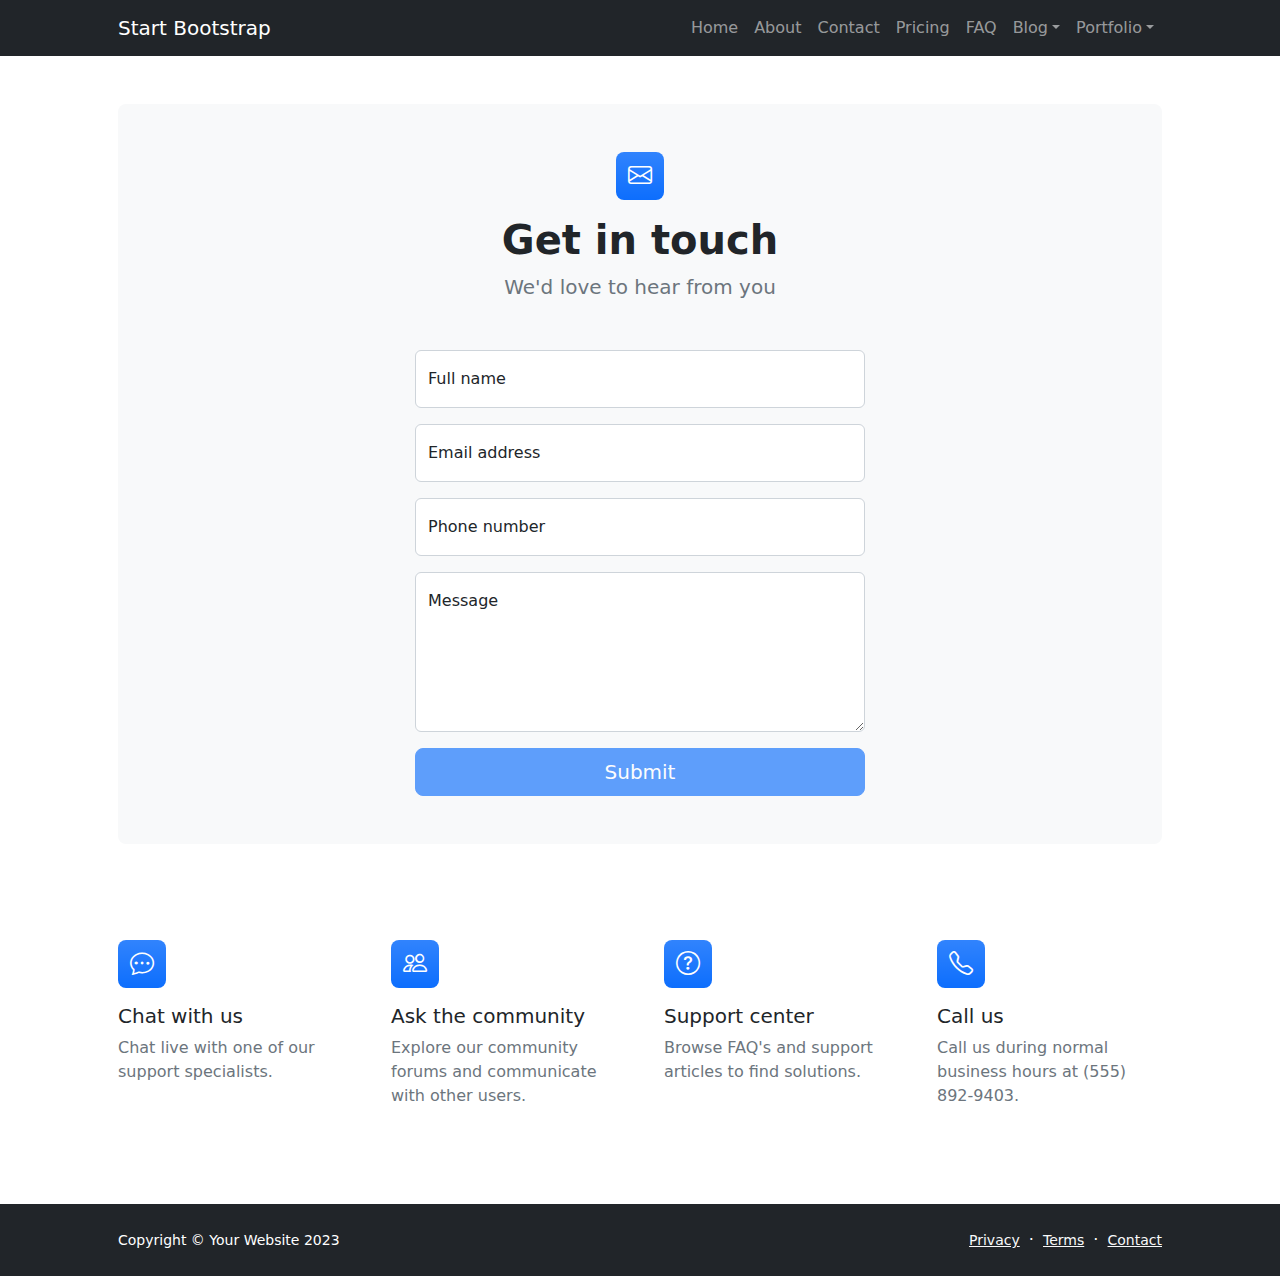
<file: startbootstrap-modern-business-gh-pages/contact.html>
<!DOCTYPE html>
<html lang="en">
    <head>
        <meta charset="utf-8" />
        <meta name="viewport" content="width=device-width, initial-scale=1, shrink-to-fit=no" />
        <meta name="description" content />
        <meta name="author" content />
        <title>Modern Business - Start Bootstrap Template</title>
        <!-- Favicon-->
        <link rel="icon" type="image/x-icon" href="assets/favicon.ico" />
        <!-- Bootstrap icons-->
        <link href="https://cdn.jsdelivr.net/npm/bootstrap-icons@1.5.0/font/bootstrap-icons.css" rel="stylesheet" />
        <!-- Core theme CSS (includes Bootstrap)-->
        <link href="css/styles.css" rel="stylesheet" />
    </head>
    <body class="d-flex flex-column">
        <main class="flex-shrink-0">
            <!-- Navigation-->
            <nav class="navbar navbar-expand-lg navbar-dark bg-dark">
                <div class="container px-5">
                    <a class="navbar-brand" href="index.html">Start Bootstrap</a>
                    <button class="navbar-toggler" type="button" data-bs-toggle="collapse" data-bs-target="#navbarSupportedContent" aria-controls="navbarSupportedContent" aria-expanded="false" aria-label="Toggle navigation"><span class="navbar-toggler-icon"></span></button>
                    <div class="collapse navbar-collapse" id="navbarSupportedContent">
                        <ul class="navbar-nav ms-auto mb-2 mb-lg-0">
                            <li class="nav-item"><a class="nav-link" href="index.html">Home</a></li>
                            <li class="nav-item"><a class="nav-link" href="about.html">About</a></li>
                            <li class="nav-item"><a class="nav-link" href="contact.html">Contact</a></li>
                            <li class="nav-item"><a class="nav-link" href="pricing.html">Pricing</a></li>
                            <li class="nav-item"><a class="nav-link" href="faq.html">FAQ</a></li>
                            <li class="nav-item dropdown">
                                <a class="nav-link dropdown-toggle" id="navbarDropdownBlog" href="#" role="button" data-bs-toggle="dropdown" aria-expanded="false">Blog</a>
                                <ul class="dropdown-menu dropdown-menu-end" aria-labelledby="navbarDropdownBlog">
                                    <li><a class="dropdown-item" href="blog-home.html">Blog Home</a></li>
                                    <li><a class="dropdown-item" href="blog-post.html">Blog Post</a></li>
                                </ul>
                            </li>
                            <li class="nav-item dropdown">
                                <a class="nav-link dropdown-toggle" id="navbarDropdownPortfolio" href="#" role="button" data-bs-toggle="dropdown" aria-expanded="false">Portfolio</a>
                                <ul class="dropdown-menu dropdown-menu-end" aria-labelledby="navbarDropdownPortfolio">
                                    <li><a class="dropdown-item" href="portfolio-overview.html">Portfolio Overview</a></li>
                                    <li><a class="dropdown-item" href="portfolio-item.html">Portfolio Item</a></li>
                                </ul>
                            </li>
                        </ul>
                    </div>
                </div>
            </nav>
            <!-- Page content-->
            <section class="py-5">
                <div class="container px-5">
                    <!-- Contact form-->
                    <div class="bg-light rounded-3 py-5 px-4 px-md-5 mb-5">
                        <div class="text-center mb-5">
                            <div class="feature bg-primary bg-gradient text-white rounded-3 mb-3"><i class="bi bi-envelope"></i></div>
                            <h1 class="fw-bolder">Get in touch</h1>
                            <p class="lead fw-normal text-muted mb-0">We'd love to hear from you</p>
                        </div>
                        <div class="row gx-5 justify-content-center">
                            <div class="col-lg-8 col-xl-6">
                                <!-- * * * * * * * * * * * * * * *-->
                                <!-- * * SB Forms Contact Form * *-->
                                <!-- * * * * * * * * * * * * * * *-->
                                <!-- This form is pre-integrated with SB Forms.-->
                                <!-- To make this form functional, sign up at-->
                                <!-- https://startbootstrap.com/solution/contact-forms-->
                                <!-- to get an API token!-->
                                <form id="contactForm" data-sb-form-api-token="API_TOKEN">
                                    <!-- Name input-->
                                    <div class="form-floating mb-3">
                                        <input class="form-control" id="name" type="text" placeholder="Enter your name..." data-sb-validations="required" />
                                        <label for="name">Full name</label>
                                        <div class="invalid-feedback" data-sb-feedback="name:required">A name is required.</div>
                                    </div>
                                    <!-- Email address input-->
                                    <div class="form-floating mb-3">
                                        <input class="form-control" id="email" type="email" placeholder="name@example.com" data-sb-validations="required,email" />
                                        <label for="email">Email address</label>
                                        <div class="invalid-feedback" data-sb-feedback="email:required">An email is required.</div>
                                        <div class="invalid-feedback" data-sb-feedback="email:email">Email is not valid.</div>
                                    </div>
                                    <!-- Phone number input-->
                                    <div class="form-floating mb-3">
                                        <input class="form-control" id="phone" type="tel" placeholder="(123) 456-7890" data-sb-validations="required" />
                                        <label for="phone">Phone number</label>
                                        <div class="invalid-feedback" data-sb-feedback="phone:required">A phone number is required.</div>
                                    </div>
                                    <!-- Message input-->
                                    <div class="form-floating mb-3">
                                        <textarea class="form-control" id="message" type="text" placeholder="Enter your message here..." style="height: 10rem" data-sb-validations="required"></textarea>
                                        <label for="message">Message</label>
                                        <div class="invalid-feedback" data-sb-feedback="message:required">A message is required.</div>
                                    </div>
                                    <!-- Submit success message-->
                                    <!---->
                                    <!-- This is what your users will see when the form-->
                                    <!-- has successfully submitted-->
                                    <div class="d-none" id="submitSuccessMessage">
                                        <div class="text-center mb-3">
                                            <div class="fw-bolder">Form submission successful!</div>
                                            To activate this form, sign up at
                                            <br />
                                            <a href="https://startbootstrap.com/solution/contact-forms">https://startbootstrap.com/solution/contact-forms</a>
                                        </div>
                                    </div>
                                    <!-- Submit error message-->
                                    <!---->
                                    <!-- This is what your users will see when there is-->
                                    <!-- an error submitting the form-->
                                    <div class="d-none" id="submitErrorMessage"><div class="text-center text-danger mb-3">Error sending message!</div></div>
                                    <!-- Submit Button-->
                                    <div class="d-grid"><button class="btn btn-primary btn-lg disabled" id="submitButton" type="submit">Submit</button></div>
                                </form>
                            </div>
                        </div>
                    </div>
                    <!-- Contact cards-->
                    <div class="row gx-5 row-cols-2 row-cols-lg-4 py-5">
                        <div class="col">
                            <div class="feature bg-primary bg-gradient text-white rounded-3 mb-3"><i class="bi bi-chat-dots"></i></div>
                            <div class="h5 mb-2">Chat with us</div>
                            <p class="text-muted mb-0">Chat live with one of our support specialists.</p>
                        </div>
                        <div class="col">
                            <div class="feature bg-primary bg-gradient text-white rounded-3 mb-3"><i class="bi bi-people"></i></div>
                            <div class="h5">Ask the community</div>
                            <p class="text-muted mb-0">Explore our community forums and communicate with other users.</p>
                        </div>
                        <div class="col">
                            <div class="feature bg-primary bg-gradient text-white rounded-3 mb-3"><i class="bi bi-question-circle"></i></div>
                            <div class="h5">Support center</div>
                            <p class="text-muted mb-0">Browse FAQ's and support articles to find solutions.</p>
                        </div>
                        <div class="col">
                            <div class="feature bg-primary bg-gradient text-white rounded-3 mb-3"><i class="bi bi-telephone"></i></div>
                            <div class="h5">Call us</div>
                            <p class="text-muted mb-0">Call us during normal business hours at (555) 892-9403.</p>
                        </div>
                    </div>
                </div>
            </section>
        </main>
        <!-- Footer-->
        <footer class="bg-dark py-4 mt-auto">
            <div class="container px-5">
                <div class="row align-items-center justify-content-between flex-column flex-sm-row">
                    <div class="col-auto"><div class="small m-0 text-white">Copyright &copy; Your Website 2023</div></div>
                    <div class="col-auto">
                        <a class="link-light small" href="#!">Privacy</a>
                        <span class="text-white mx-1">&middot;</span>
                        <a class="link-light small" href="#!">Terms</a>
                        <span class="text-white mx-1">&middot;</span>
                        <a class="link-light small" href="#!">Contact</a>
                    </div>
                </div>
            </div>
        </footer>
        <!-- Bootstrap core JS-->
        <script src="https://cdn.jsdelivr.net/npm/bootstrap@5.2.3/dist/js/bootstrap.bundle.min.js"></script>
        <!-- Core theme JS-->
        <script src="js/scripts.js"></script>
        <!-- * * * * * * * * * * * * * * * * * * * * * * * * * * * * * * * * * * * * * * * *-->
        <!-- * *                               SB Forms JS                               * *-->
        <!-- * * Activate your form at https://startbootstrap.com/solution/contact-forms * *-->
        <!-- * * * * * * * * * * * * * * * * * * * * * * * * * * * * * * * * * * * * * * * *-->
        <script src="https://cdn.startbootstrap.com/sb-forms-latest.js"></script>
    </body>
</html>
</file>
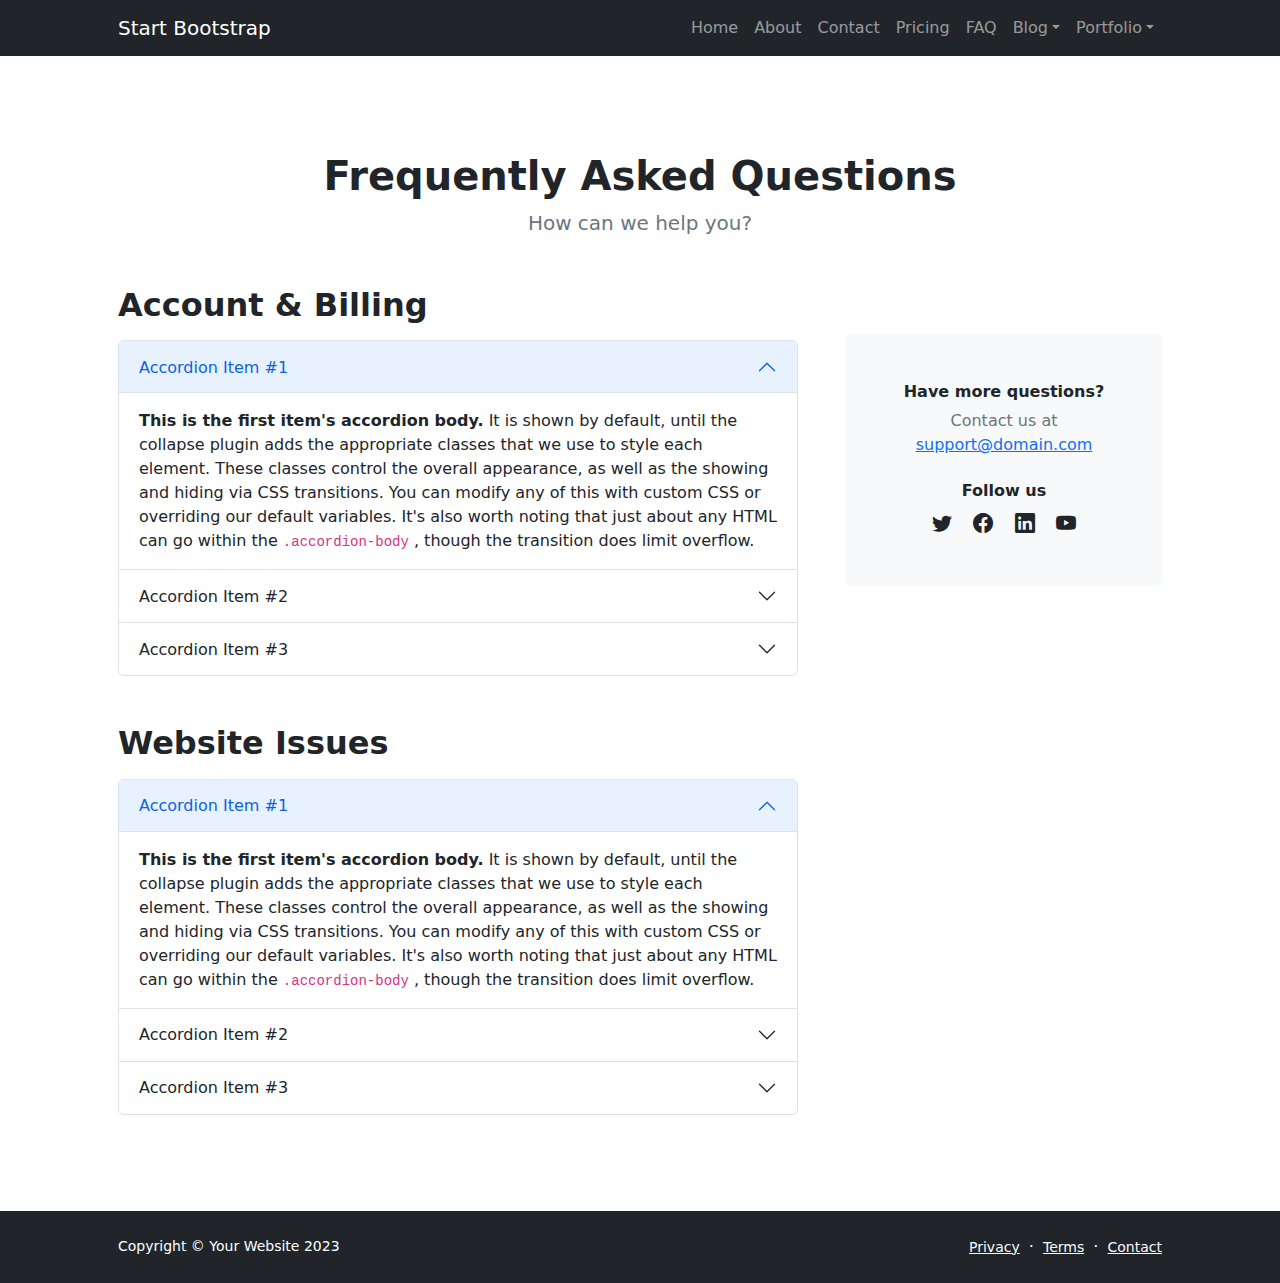
<file: startbootstrap-modern-business-gh-pages/faq.html>
<!DOCTYPE html>
<html lang="en">
    <head>
        <meta charset="utf-8" />
        <meta name="viewport" content="width=device-width, initial-scale=1, shrink-to-fit=no" />
        <meta name="description" content="" />
        <meta name="author" content="" />
        <title>Modern Business - Start Bootstrap Template</title>
        <!-- Favicon-->
        <link rel="icon" type="image/x-icon" href="assets/favicon.ico" />
        <!-- Bootstrap icons-->
        <link href="https://cdn.jsdelivr.net/npm/bootstrap-icons@1.5.0/font/bootstrap-icons.css" rel="stylesheet" />
        <!-- Core theme CSS (includes Bootstrap)-->
        <link href="css/styles.css" rel="stylesheet" />
    </head>
    <body class="d-flex flex-column h-100">
        <main class="flex-shrink-0">
            <!-- Navigation-->
            <nav class="navbar navbar-expand-lg navbar-dark bg-dark">
                <div class="container px-5">
                    <a class="navbar-brand" href="index.html">Start Bootstrap</a>
                    <button class="navbar-toggler" type="button" data-bs-toggle="collapse" data-bs-target="#navbarSupportedContent" aria-controls="navbarSupportedContent" aria-expanded="false" aria-label="Toggle navigation"><span class="navbar-toggler-icon"></span></button>
                    <div class="collapse navbar-collapse" id="navbarSupportedContent">
                        <ul class="navbar-nav ms-auto mb-2 mb-lg-0">
                            <li class="nav-item"><a class="nav-link" href="index.html">Home</a></li>
                            <li class="nav-item"><a class="nav-link" href="about.html">About</a></li>
                            <li class="nav-item"><a class="nav-link" href="contact.html">Contact</a></li>
                            <li class="nav-item"><a class="nav-link" href="pricing.html">Pricing</a></li>
                            <li class="nav-item"><a class="nav-link" href="faq.html">FAQ</a></li>
                            <li class="nav-item dropdown">
                                <a class="nav-link dropdown-toggle" id="navbarDropdownBlog" href="#" role="button" data-bs-toggle="dropdown" aria-expanded="false">Blog</a>
                                <ul class="dropdown-menu dropdown-menu-end" aria-labelledby="navbarDropdownBlog">
                                    <li><a class="dropdown-item" href="blog-home.html">Blog Home</a></li>
                                    <li><a class="dropdown-item" href="blog-post.html">Blog Post</a></li>
                                </ul>
                            </li>
                            <li class="nav-item dropdown">
                                <a class="nav-link dropdown-toggle" id="navbarDropdownPortfolio" href="#" role="button" data-bs-toggle="dropdown" aria-expanded="false">Portfolio</a>
                                <ul class="dropdown-menu dropdown-menu-end" aria-labelledby="navbarDropdownPortfolio">
                                    <li><a class="dropdown-item" href="portfolio-overview.html">Portfolio Overview</a></li>
                                    <li><a class="dropdown-item" href="portfolio-item.html">Portfolio Item</a></li>
                                </ul>
                            </li>
                        </ul>
                    </div>
                </div>
            </nav>
            <!-- Page Content-->
            <section class="py-5">
                <div class="container px-5 my-5">
                    <div class="text-center mb-5">
                        <h1 class="fw-bolder">Frequently Asked Questions</h1>
                        <p class="lead fw-normal text-muted mb-0">How can we help you?</p>
                    </div>
                    <div class="row gx-5">
                        <div class="col-xl-8">
                            <!-- FAQ Accordion 1-->
                            <h2 class="fw-bolder mb-3">Account &amp; Billing</h2>
                            <div class="accordion mb-5" id="accordionExample">
                                <div class="accordion-item">
                                    <h3 class="accordion-header" id="headingOne"><button class="accordion-button" type="button" data-bs-toggle="collapse" data-bs-target="#collapseOne" aria-expanded="true" aria-controls="collapseOne">Accordion Item #1</button></h3>
                                    <div class="accordion-collapse collapse show" id="collapseOne" aria-labelledby="headingOne" data-bs-parent="#accordionExample">
                                        <div class="accordion-body">
                                            <strong>This is the first item's accordion body.</strong>
                                            It is shown by default, until the collapse plugin adds the appropriate classes that we use to style each element. These classes control the overall appearance, as well as the showing and hiding via CSS transitions. You can modify any of this with custom CSS or overriding our default variables. It's also worth noting that just about any HTML can go within the
                                            <code>.accordion-body</code>
                                            , though the transition does limit overflow.
                                        </div>
                                    </div>
                                </div>
                                <div class="accordion-item">
                                    <h3 class="accordion-header" id="headingTwo"><button class="accordion-button collapsed" type="button" data-bs-toggle="collapse" data-bs-target="#collapseTwo" aria-expanded="false" aria-controls="collapseTwo">Accordion Item #2</button></h3>
                                    <div class="accordion-collapse collapse" id="collapseTwo" aria-labelledby="headingTwo" data-bs-parent="#accordionExample">
                                        <div class="accordion-body">
                                            <strong>This is the second item's accordion body.</strong>
                                            It is hidden by default, until the collapse plugin adds the appropriate classes that we use to style each element. These classes control the overall appearance, as well as the showing and hiding via CSS transitions. You can modify any of this with custom CSS or overriding our default variables. It's also worth noting that just about any HTML can go within the
                                            <code>.accordion-body</code>
                                            , though the transition does limit overflow.
                                        </div>
                                    </div>
                                </div>
                                <div class="accordion-item">
                                    <h3 class="accordion-header" id="headingThree"><button class="accordion-button collapsed" type="button" data-bs-toggle="collapse" data-bs-target="#collapseThree" aria-expanded="false" aria-controls="collapseThree">Accordion Item #3</button></h3>
                                    <div class="accordion-collapse collapse" id="collapseThree" aria-labelledby="headingThree" data-bs-parent="#accordionExample">
                                        <div class="accordion-body">
                                            <strong>This is the third item's accordion body.</strong>
                                            It is hidden by default, until the collapse plugin adds the appropriate classes that we use to style each element. These classes control the overall appearance, as well as the showing and hiding via CSS transitions. You can modify any of this with custom CSS or overriding our default variables. It's also worth noting that just about any HTML can go within the
                                            <code>.accordion-body</code>
                                            , though the transition does limit overflow.
                                        </div>
                                    </div>
                                </div>
                            </div>
                            <!-- FAQ Accordion 2-->
                            <h2 class="fw-bolder mb-3">Website Issues</h2>
                            <div class="accordion mb-5 mb-xl-0" id="accordionExample2">
                                <div class="accordion-item">
                                    <h3 class="accordion-header" id="headingOne"><button class="accordion-button" type="button" data-bs-toggle="collapse" data-bs-target="#collapseOne2" aria-expanded="true" aria-controls="collapseOne2">Accordion Item #1</button></h3>
                                    <div class="accordion-collapse collapse show" id="collapseOne2" aria-labelledby="headingOne" data-bs-parent="#accordionExample2">
                                        <div class="accordion-body">
                                            <strong>This is the first item's accordion body.</strong>
                                            It is shown by default, until the collapse plugin adds the appropriate classes that we use to style each element. These classes control the overall appearance, as well as the showing and hiding via CSS transitions. You can modify any of this with custom CSS or overriding our default variables. It's also worth noting that just about any HTML can go within the
                                            <code>.accordion-body</code>
                                            , though the transition does limit overflow.
                                        </div>
                                    </div>
                                </div>
                                <div class="accordion-item">
                                    <h3 class="accordion-header" id="headingTwo"><button class="accordion-button collapsed" type="button" data-bs-toggle="collapse" data-bs-target="#collapseTwo2" aria-expanded="false" aria-controls="collapseTwo2">Accordion Item #2</button></h3>
                                    <div class="accordion-collapse collapse" id="collapseTwo2" aria-labelledby="headingTwo" data-bs-parent="#accordionExample2">
                                        <div class="accordion-body">
                                            <strong>This is the second item's accordion body.</strong>
                                            It is hidden by default, until the collapse plugin adds the appropriate classes that we use to style each element. These classes control the overall appearance, as well as the showing and hiding via CSS transitions. You can modify any of this with custom CSS or overriding our default variables. It's also worth noting that just about any HTML can go within the
                                            <code>.accordion-body</code>
                                            , though the transition does limit overflow.
                                        </div>
                                    </div>
                                </div>
                                <div class="accordion-item">
                                    <h3 class="accordion-header" id="headingThree"><button class="accordion-button collapsed" type="button" data-bs-toggle="collapse" data-bs-target="#collapseThree2" aria-expanded="false" aria-controls="collapseThree2">Accordion Item #3</button></h3>
                                    <div class="accordion-collapse collapse" id="collapseThree2" aria-labelledby="headingThree" data-bs-parent="#accordionExample2">
                                        <div class="accordion-body">
                                            <strong>This is the third item's accordion body.</strong>
                                            It is hidden by default, until the collapse plugin adds the appropriate classes that we use to style each element. These classes control the overall appearance, as well as the showing and hiding via CSS transitions. You can modify any of this with custom CSS or overriding our default variables. It's also worth noting that just about any HTML can go within the
                                            <code>.accordion-body</code>
                                            , though the transition does limit overflow.
                                        </div>
                                    </div>
                                </div>
                            </div>
                        </div>
                        <div class="col-xl-4">
                            <div class="card border-0 bg-light mt-xl-5">
                                <div class="card-body p-4 py-lg-5">
                                    <div class="d-flex align-items-center justify-content-center">
                                        <div class="text-center">
                                            <div class="h6 fw-bolder">Have more questions?</div>
                                            <p class="text-muted mb-4">
                                                Contact us at
                                                <br />
                                                <a href="#!">support@domain.com</a>
                                            </p>
                                            <div class="h6 fw-bolder">Follow us</div>
                                            <a class="fs-5 px-2 link-dark" href="#!"><i class="bi-twitter"></i></a>
                                            <a class="fs-5 px-2 link-dark" href="#!"><i class="bi-facebook"></i></a>
                                            <a class="fs-5 px-2 link-dark" href="#!"><i class="bi-linkedin"></i></a>
                                            <a class="fs-5 px-2 link-dark" href="#!"><i class="bi-youtube"></i></a>
                                        </div>
                                    </div>
                                </div>
                            </div>
                        </div>
                    </div>
                </div>
            </section>
        </main>
        <!-- Footer-->
        <footer class="bg-dark py-4 mt-auto">
            <div class="container px-5">
                <div class="row align-items-center justify-content-between flex-column flex-sm-row">
                    <div class="col-auto"><div class="small m-0 text-white">Copyright &copy; Your Website 2023</div></div>
                    <div class="col-auto">
                        <a class="link-light small" href="#!">Privacy</a>
                        <span class="text-white mx-1">&middot;</span>
                        <a class="link-light small" href="#!">Terms</a>
                        <span class="text-white mx-1">&middot;</span>
                        <a class="link-light small" href="#!">Contact</a>
                    </div>
                </div>
            </div>
        </footer>
        <!-- Bootstrap core JS-->
        <script src="https://cdn.jsdelivr.net/npm/bootstrap@5.2.3/dist/js/bootstrap.bundle.min.js"></script>
        <!-- Core theme JS-->
        <script src="js/scripts.js"></script>
    </body>
</html>
</file>
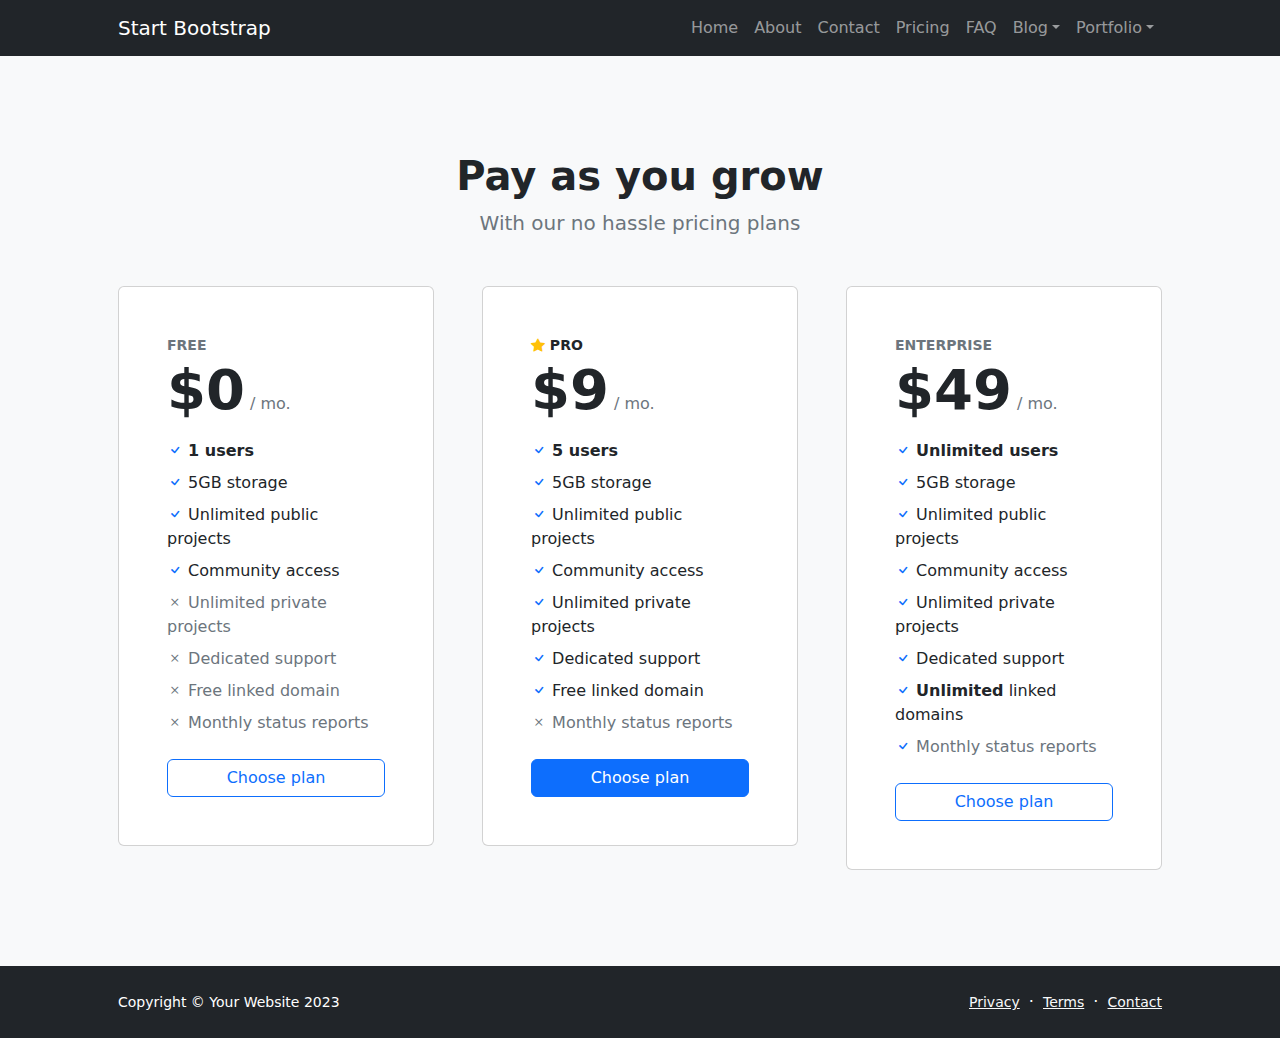
<file: startbootstrap-modern-business-gh-pages/pricing.html>
<!DOCTYPE html>
<html lang="en">
    <head>
        <meta charset="utf-8" />
        <meta name="viewport" content="width=device-width, initial-scale=1, shrink-to-fit=no" />
        <meta name="description" content="" />
        <meta name="author" content="" />
        <title>Modern Business - Start Bootstrap Template</title>
        <!-- Favicon-->
        <link rel="icon" type="image/x-icon" href="assets/favicon.ico" />
        <!-- Bootstrap icons-->
        <link href="https://cdn.jsdelivr.net/npm/bootstrap-icons@1.5.0/font/bootstrap-icons.css" rel="stylesheet" />
        <!-- Core theme CSS (includes Bootstrap)-->
        <link href="css/styles.css" rel="stylesheet" />
    </head>
    <body class="d-flex flex-column">
        <main class="flex-shrink-0">
            <!-- Navigation-->
            <nav class="navbar navbar-expand-lg navbar-dark bg-dark">
                <div class="container px-5">
                    <a class="navbar-brand" href="index.html">Start Bootstrap</a>
                    <button class="navbar-toggler" type="button" data-bs-toggle="collapse" data-bs-target="#navbarSupportedContent" aria-controls="navbarSupportedContent" aria-expanded="false" aria-label="Toggle navigation"><span class="navbar-toggler-icon"></span></button>
                    <div class="collapse navbar-collapse" id="navbarSupportedContent">
                        <ul class="navbar-nav ms-auto mb-2 mb-lg-0">
                            <li class="nav-item"><a class="nav-link" href="index.html">Home</a></li>
                            <li class="nav-item"><a class="nav-link" href="about.html">About</a></li>
                            <li class="nav-item"><a class="nav-link" href="contact.html">Contact</a></li>
                            <li class="nav-item"><a class="nav-link" href="pricing.html">Pricing</a></li>
                            <li class="nav-item"><a class="nav-link" href="faq.html">FAQ</a></li>
                            <li class="nav-item dropdown">
                                <a class="nav-link dropdown-toggle" id="navbarDropdownBlog" href="#" role="button" data-bs-toggle="dropdown" aria-expanded="false">Blog</a>
                                <ul class="dropdown-menu dropdown-menu-end" aria-labelledby="navbarDropdownBlog">
                                    <li><a class="dropdown-item" href="blog-home.html">Blog Home</a></li>
                                    <li><a class="dropdown-item" href="blog-post.html">Blog Post</a></li>
                                </ul>
                            </li>
                            <li class="nav-item dropdown">
                                <a class="nav-link dropdown-toggle" id="navbarDropdownPortfolio" href="#" role="button" data-bs-toggle="dropdown" aria-expanded="false">Portfolio</a>
                                <ul class="dropdown-menu dropdown-menu-end" aria-labelledby="navbarDropdownPortfolio">
                                    <li><a class="dropdown-item" href="portfolio-overview.html">Portfolio Overview</a></li>
                                    <li><a class="dropdown-item" href="portfolio-item.html">Portfolio Item</a></li>
                                </ul>
                            </li>
                        </ul>
                    </div>
                </div>
            </nav>
            <!-- Pricing section-->
            <section class="bg-light py-5">
                <div class="container px-5 my-5">
                    <div class="text-center mb-5">
                        <h1 class="fw-bolder">Pay as you grow</h1>
                        <p class="lead fw-normal text-muted mb-0">With our no hassle pricing plans</p>
                    </div>
                    <div class="row gx-5 justify-content-center">
                        <!-- Pricing card free-->
                        <div class="col-lg-6 col-xl-4">
                            <div class="card mb-5 mb-xl-0">
                                <div class="card-body p-5">
                                    <div class="small text-uppercase fw-bold text-muted">Free</div>
                                    <div class="mb-3">
                                        <span class="display-4 fw-bold">$0</span>
                                        <span class="text-muted">/ mo.</span>
                                    </div>
                                    <ul class="list-unstyled mb-4">
                                        <li class="mb-2">
                                            <i class="bi bi-check text-primary"></i>
                                            <strong>1 users</strong>
                                        </li>
                                        <li class="mb-2">
                                            <i class="bi bi-check text-primary"></i>
                                            5GB storage
                                        </li>
                                        <li class="mb-2">
                                            <i class="bi bi-check text-primary"></i>
                                            Unlimited public projects
                                        </li>
                                        <li class="mb-2">
                                            <i class="bi bi-check text-primary"></i>
                                            Community access
                                        </li>
                                        <li class="mb-2 text-muted">
                                            <i class="bi bi-x"></i>
                                            Unlimited private projects
                                        </li>
                                        <li class="mb-2 text-muted">
                                            <i class="bi bi-x"></i>
                                            Dedicated support
                                        </li>
                                        <li class="mb-2 text-muted">
                                            <i class="bi bi-x"></i>
                                            Free linked domain
                                        </li>
                                        <li class="text-muted">
                                            <i class="bi bi-x"></i>
                                            Monthly status reports
                                        </li>
                                    </ul>
                                    <div class="d-grid"><a class="btn btn-outline-primary" href="#!">Choose plan</a></div>
                                </div>
                            </div>
                        </div>
                        <!-- Pricing card pro-->
                        <div class="col-lg-6 col-xl-4">
                            <div class="card mb-5 mb-xl-0">
                                <div class="card-body p-5">
                                    <div class="small text-uppercase fw-bold">
                                        <i class="bi bi-star-fill text-warning"></i>
                                        Pro
                                    </div>
                                    <div class="mb-3">
                                        <span class="display-4 fw-bold">$9</span>
                                        <span class="text-muted">/ mo.</span>
                                    </div>
                                    <ul class="list-unstyled mb-4">
                                        <li class="mb-2">
                                            <i class="bi bi-check text-primary"></i>
                                            <strong>5 users</strong>
                                        </li>
                                        <li class="mb-2">
                                            <i class="bi bi-check text-primary"></i>
                                            5GB storage
                                        </li>
                                        <li class="mb-2">
                                            <i class="bi bi-check text-primary"></i>
                                            Unlimited public projects
                                        </li>
                                        <li class="mb-2">
                                            <i class="bi bi-check text-primary"></i>
                                            Community access
                                        </li>
                                        <li class="mb-2">
                                            <i class="bi bi-check text-primary"></i>
                                            Unlimited private projects
                                        </li>
                                        <li class="mb-2">
                                            <i class="bi bi-check text-primary"></i>
                                            Dedicated support
                                        </li>
                                        <li class="mb-2">
                                            <i class="bi bi-check text-primary"></i>
                                            Free linked domain
                                        </li>
                                        <li class="text-muted">
                                            <i class="bi bi-x"></i>
                                            Monthly status reports
                                        </li>
                                    </ul>
                                    <div class="d-grid"><a class="btn btn-primary" href="#!">Choose plan</a></div>
                                </div>
                            </div>
                        </div>
                        <!-- Pricing card enterprise-->
                        <div class="col-lg-6 col-xl-4">
                            <div class="card">
                                <div class="card-body p-5">
                                    <div class="small text-uppercase fw-bold text-muted">Enterprise</div>
                                    <div class="mb-3">
                                        <span class="display-4 fw-bold">$49</span>
                                        <span class="text-muted">/ mo.</span>
                                    </div>
                                    <ul class="list-unstyled mb-4">
                                        <li class="mb-2">
                                            <i class="bi bi-check text-primary"></i>
                                            <strong>Unlimited users</strong>
                                        </li>
                                        <li class="mb-2">
                                            <i class="bi bi-check text-primary"></i>
                                            5GB storage
                                        </li>
                                        <li class="mb-2">
                                            <i class="bi bi-check text-primary"></i>
                                            Unlimited public projects
                                        </li>
                                        <li class="mb-2">
                                            <i class="bi bi-check text-primary"></i>
                                            Community access
                                        </li>
                                        <li class="mb-2">
                                            <i class="bi bi-check text-primary"></i>
                                            Unlimited private projects
                                        </li>
                                        <li class="mb-2">
                                            <i class="bi bi-check text-primary"></i>
                                            Dedicated support
                                        </li>
                                        <li class="mb-2">
                                            <i class="bi bi-check text-primary"></i>
                                            <strong>Unlimited</strong>
                                            linked domains
                                        </li>
                                        <li class="text-muted">
                                            <i class="bi bi-check text-primary"></i>
                                            Monthly status reports
                                        </li>
                                    </ul>
                                    <div class="d-grid"><a class="btn btn-outline-primary" href="#!">Choose plan</a></div>
                                </div>
                            </div>
                        </div>
                    </div>
                </div>
            </section>
        </main>
        <!-- Footer-->
        <footer class="bg-dark py-4 mt-auto">
            <div class="container px-5">
                <div class="row align-items-center justify-content-between flex-column flex-sm-row">
                    <div class="col-auto"><div class="small m-0 text-white">Copyright &copy; Your Website 2023</div></div>
                    <div class="col-auto">
                        <a class="link-light small" href="#!">Privacy</a>
                        <span class="text-white mx-1">&middot;</span>
                        <a class="link-light small" href="#!">Terms</a>
                        <span class="text-white mx-1">&middot;</span>
                        <a class="link-light small" href="#!">Contact</a>
                    </div>
                </div>
            </div>
        </footer>
        <!-- Bootstrap core JS-->
        <script src="https://cdn.jsdelivr.net/npm/bootstrap@5.2.3/dist/js/bootstrap.bundle.min.js"></script>
        <!-- Core theme JS-->
        <script src="js/scripts.js"></script>
    </body>
</html>
</file>
